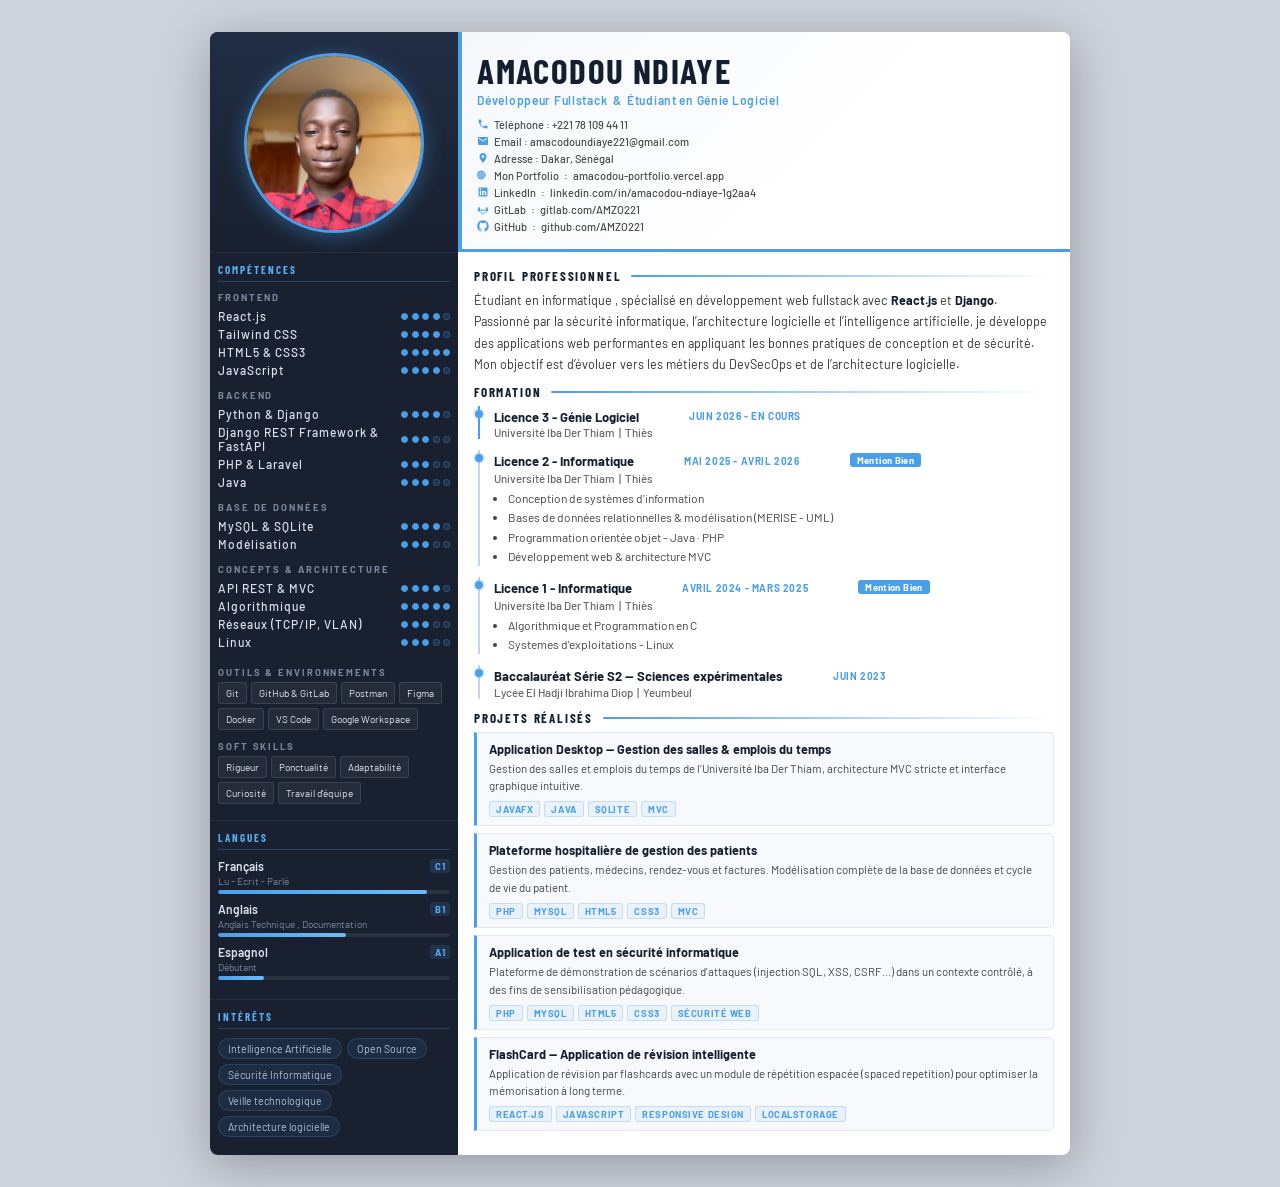
<file: index.html>
<!DOCTYPE html>
<html lang="fr">
<head>
  <meta charset="UTF-8">
  <meta name="viewport" content="width=device-width, initial-scale=1.0">
  <link rel="stylesheet" href="style.css">
  <title>CV — Amacodou Ndiaye</title>
</head>
<body>
<div class="cv-root">

  <!------------- SIDEBAR --------------- -->
  <div class="cv-sidebar">

    <div class="cv-photo-wrap">
      <div class="cv-photo">
        <img src="me_4.jpg" alt="Amacodou Ndiaye">
      </div>
    </div>

    <!-- Compétences techniques -->
    <div class="s-section">
      <div class="s-title">Compétences</div>

      <div class="skill-group">
        <div class="skill-group-name">Frontend</div>
        <div class="skill-row">
          <span class="skill-name">React.js</span>
          <div class="skill-dots">
            <span class="dot on"></span><span class="dot on"></span><span class="dot on"></span><span class="dot on"></span><span class="dot"></span>
          </div>
        </div>
        <div class="skill-row">
          <span class="skill-name">Tailwind CSS</span>
          <div class="skill-dots">
            <span class="dot on"></span><span class="dot on"></span><span class="dot on"></span><span class="dot on"></span><span class="dot"></span>
          </div>
        </div>
        <div class="skill-row">
          <span class="skill-name">HTML5 & CSS3</span>
          <div class="skill-dots">
            <span class="dot on"></span><span class="dot on"></span><span class="dot on"></span><span class="dot on"></span><span class="dot on"></span>
          </div>
        </div>
        <div class="skill-row">
          <span class="skill-name">JavaScript</span>
          <div class="skill-dots">
            <span class="dot on"></span><span class="dot on"></span><span class="dot on"></span><span class="dot on"></span><span class="dot"></span>
          </div>
        </div>
      </div>

      <div class="skill-group">
        <div class="skill-group-name">Backend</div>
        <div class="skill-row">
          <span class="skill-name">Python & Django</span>
          <div class="skill-dots">
            <span class="dot on"></span><span class="dot on"></span><span class="dot on"></span><span class="dot on"></span><span class="dot"></span>
          </div>
        </div>
        <div class="skill-row">
          <span class="skill-name">Django REST Framework & FastAPI</span>
          <div class="skill-dots">
            <span class="dot on"></span><span class="dot on"></span><span class="dot on"></span><span class="dot"></span><span class="dot"></span>
          </div>
        </div>
        <div class="skill-row">
          <span class="skill-name">PHP & Laravel</span>
          <div class="skill-dots">
            <span class="dot on"></span><span class="dot on"></span><span class="dot on"></span><span class="dot"></span><span class="dot"></span>
          </div>
        </div>
        <div class="skill-row">
          <span class="skill-name">Java</span>
          <div class="skill-dots">
            <span class="dot on"></span><span class="dot on"></span><span class="dot on"></span><span class="dot"></span><span class="dot"></span>
          </div>
        </div>
      </div>

      <div class="skill-group">
        <div class="skill-group-name">Base de données</div>
        <div class="skill-row">
          <span class="skill-name">MySQL & SQLite </span>
          <div class="skill-dots">
            <span class="dot on"></span><span class="dot on"></span><span class="dot on"></span><span class="dot on"></span><span class="dot"></span>
          </div>
        </div>
        <div class="skill-row">
          <span class="skill-name">Modélisation</span>
          <div class="skill-dots">
            <span class="dot on"></span><span class="dot on"></span><span class="dot on"></span><span class="dot"></span><span class="dot"></span>
          </div>
        </div>
      </div>

      <div class="skill-group">
        <div class="skill-group-name">Concepts &amp; Architecture</div>
        <div class="skill-row">
          <span class="skill-name">API REST & MVC</span>
          <div class="skill-dots">
            <span class="dot on"></span><span class="dot on"></span><span class="dot on"></span><span class="dot on"></span><span class="dot"></span>
          </div>
        </div>
        <div class="skill-row">
          <span class="skill-name">Algorithmique</span>
          <div class="skill-dots">
            <span class="dot on"></span><span class="dot on"></span><span class="dot on"></span><span class="dot on"></span><span class="dot on"></span>
          </div>
        </div>
        <div class="skill-row">
          <span class="skill-name">Réseaux (TCP/IP, VLAN)</span>
          <div class="skill-dots">
            <span class="dot on"></span><span class="dot on"></span><span class="dot on"></span><span class="dot"></span><span class="dot"></span>
          </div>
        </div>
        <div class="skill-row">
          <span class="skill-name">Linux</span>
          <div class="skill-dots">
            <span class="dot on"></span><span class="dot on"></span><span class="dot on"></span><span class="dot"></span><span class="dot"></span>
          </div>
        </div>
      </div>
      <div class="soft-skills">
        <div class="skill-group-name">Outils & Environnements</div>
        <div class="soft-tools">
          <span class="soft-tool">Git</span>
          <span class="soft-tool">GitHub & GitLab</span>
          <span class="soft-tool">Postman</span>
          <span class="soft-tool">Figma</span>
          <span class="soft-tool">Docker</span>
          <span class="soft-tool">VS Code</span>
          <span class="soft-tool">Google Workspace</span>
        </div>
      </div>

      <div class="soft-skills">
        <div class="skill-group-name">Soft Skills</div>
        <div class="soft-tags">
          <span class="soft-tag">Rigueur</span>
          <span class="soft-tag">Ponctualité</span>
          <span class="soft-tag">Adaptabilité</span>
          <span class="soft-tag">Curiosité</span>
          <span class="soft-tag">Travail d'équipe</span>
        </div>
      </div>
    </div>

    <!-- Langues -->
    <div class="s-section">
      <div class="s-title">Langues</div>
      <div class="lang-item">
        <div class="lang-name">Français <span>C1</span></div>
        <div class="lang-level">Lu - Ecrit - Parlé</div>
        <div class="lang-bar"><div class="lang-fill" style="width:90%"></div></div>
      </div>
      <div class="lang-item">
        <div class="lang-name">Anglais <span>B1</span></div>
        <div class="lang-level">Anglais Technique , Documentation</div>
        <div class="lang-bar"><div class="lang-fill" style="width:55%"></div></div>
      </div>
      <div class="lang-item">
        <div class="lang-name">Espagnol <span>A1</span></div>
        <div class="lang-level">Débutant</div>
        <div class="lang-bar"><div class="lang-fill" style="width:20%"></div></div>
      </div>
    </div>

    <!-- Centres d'intérêt -->
    <div class="s-section">
      <div class="s-title">Intérêts</div>
      <div class="interest-tags">
        <span class="interest-tag">Intelligence Artificielle</span>
        <span class="interest-tag">Open Source</span>
        <span class="interest-tag">Sécurité Informatique</span>
                <span class="interest-tag">Veille technologique</span>
        <span class="interest-tag">Architecture logicielle</span>
      </div>
    </div>

  </div>

  <!-- ═══════════ MAIN ═══════════ -->
  <div class="cv-main">

    <div class="cv-main-header">
      <div class="cv-fullname">AMACODOU NDIAYE</div>
      <div class="cv-title">Développeur Fullstack &nbsp;&&nbsp; Étudiant en Génie Logiciel</div>
      <div class="cv-contact-row">
        <div class="cv-contact-item">
          <svg viewBox="0 0 24 24"><path d="M6.6 10.8c1.4 2.8 3.8 5.1 6.6 6.6l2.2-2.2c.3-.3.7-.4 1-.2 1.1.4 2.3.6 3.6.6.6 0 1 .4 1 1V20c0 .6-.4 1-1 1-9.4 0-17-7.6-17-17 0-.6.4-1 1-1h3.5c.6 0 1 .4 1 1 0 1.3.2 2.5.6 3.6.1.3 0 .7-.2 1L6.6 10.8z"/></svg>
          Téléphone : +221 78 109 44 11
        </div>
        <div class="cv-contact-item">
          <svg viewBox="0 0 24 24"><path d="M20 4H4c-1.1 0-2 .9-2 2v12c0 1.1.9 2 2 2h16c1.1 0 2-.9 2-2V6c0-1.1-.9-2-2-2zm0 4l-8 5-8-5V6l8 5 8-5v2z"/></svg>
          Email : amacodoundiaye221@gmail.com
        </div>
        <div class="cv-contact-item">
          <svg viewBox="0 0 24 24"><path d="M12 2C8.13 2 5 5.13 5 9c0 5.25 7 13 7 13s7-7.75 7-13c0-3.87-3.13-7-7-7zm0 9.5c-1.38 0-2.5-1.12-2.5-2.5s1.12-2.5 2.5-2.5 2.5 1.12 2.5 2.5-1.12 2.5-2.5 2.5z"/></svg>
          Adresse : Dakar, Sénégal
        </div>
        <div class="cv-contact-item">
          <svg fill="#4a9fe8" width="164px" height="164px" viewBox="0 0 32 32" version="1.1" xmlns="http://www.w3.org/2000/svg" stroke="#4a9fe8"><g id="SVGRepo_bgCarrier" stroke-width="0"></g><g id="SVGRepo_tracerCarrier" stroke-linecap="round" stroke-linejoin="round"></g><g id="SVGRepo_iconCarrier"> <title>web</title> <path d="M0 15.656v-0.031c0.281-3.625 1.594-6.344 3.875-8.063 2.25-1.75 4.688-2.594 7.344-2.594 2.781-0.031 5.375 0.906 7.688 2.781 2.344 1.844 3.5 4.594 3.5 8.156v0.219c0 3.594-1.156 6.281-3.5 8.125-2.344 1.875-4.938 2.813-7.719 2.813h-0.125c-2.719-0.031-5.219-0.969-7.531-2.844-2.313-1.844-3.5-4.688-3.531-8.563zM10.531 10.75v-4.938h-0.75c-0.156 0.188-0.281 0.406-0.406 0.594s-0.25 0.375-0.375 0.594c-0.125 0.188-0.281 0.438-0.375 0.625-0.125 0.188-0.219 0.375-0.313 0.594-0.188 0.313-0.344 0.625-0.469 0.906-0.156 0.281-0.281 0.563-0.375 0.813 0.188 0.125 0.406 0.281 0.656 0.375 0.281 0.094 0.563 0.188 0.844 0.25 0.313 0.063 0.594 0.094 0.844 0.125 0.281 0.031 0.531 0.063 0.719 0.063zM11.844 5.813v4.906c0.156 0 0.344 0.031 0.531 0 0.188 0 0.406-0.031 0.594-0.063 0.344-0.063 0.75-0.156 1.063-0.25 0.344-0.125 0.656-0.281 0.875-0.469-0.375-0.906-0.781-1.625-1.188-2.313s-0.875-1.281-1.375-1.781v-0.031h-0.5zM8.469 6.094v-0.031c-0.219 0.094-0.438 0.25-0.688 0.344-0.219 0.094-0.5 0.219-0.719 0.344-0.438 0.219-0.875 0.469-1.313 0.75-0.406 0.281-0.813 0.594-1.156 0.906 0.125 0.125 0.281 0.25 0.406 0.344s0.281 0.219 0.438 0.344c0.125 0.063 0.281 0.156 0.438 0.281 0.156 0.094 0.344 0.219 0.531 0.344 0.25-0.563 0.5-1.156 0.813-1.688 0.313-0.563 0.656-1.094 1-1.563 0.031-0.063 0.063-0.125 0.125-0.188 0.031-0.031 0.063-0.125 0.125-0.188zM18.031 8.406v-0.031c-0.781-0.594-1.469-1.094-2.156-1.406s-1.375-0.625-2-0.875c0.5 0.5 0.938 1.125 1.219 1.719 0.313 0.625 0.625 1.281 0.875 1.906 0.125-0.063 0.281-0.125 0.469-0.25 0.156-0.094 0.375-0.188 0.563-0.281 0.188-0.125 0.344-0.25 0.531-0.375 0.188-0.156 0.375-0.281 0.5-0.406zM17.5 15.375h3.594c0-1.156-0.25-2.25-0.719-3.375-0.438-1.094-1.063-2-1.844-2.781v-0.031c-0.156 0.25-0.375 0.469-0.594 0.625-0.25 0.156-0.469 0.281-0.719 0.406-0.156 0.094-0.313 0.219-0.469 0.281-0.156 0.094-0.375 0.156-0.531 0.25 0.125 0.25 0.25 0.531 0.375 0.781 0.094 0.281 0.25 0.594 0.313 0.875 0.188 0.5 0.313 1.031 0.438 1.563 0.094 0.469 0.156 0.969 0.156 1.406zM6.188 10.75v-0.031c-0.25-0.125-0.531-0.219-0.75-0.344-0.219-0.156-0.438-0.313-0.625-0.438-0.188-0.094-0.375-0.219-0.531-0.344s-0.281-0.25-0.406-0.375c-0.813 0.781-1.406 1.656-1.781 2.688-0.406 1.031-0.688 2.188-0.813 3.438h3.844c0-0.875 0.125-1.719 0.344-2.563 0.188-0.875 0.469-1.531 0.719-2.031zM10.531 15.344v-3.594c-0.25 0.031-0.563 0.031-0.844 0-0.313-0.031-0.625-0.125-0.906-0.219-0.25-0.063-0.563-0.125-0.813-0.219-0.281-0.063-0.563-0.188-0.781-0.313-0.188 0.313-0.344 0.688-0.469 1.094-0.156 0.375-0.25 0.781-0.344 1.156-0.063 0.375-0.094 0.781-0.125 1.125s-0.063 0.688-0.063 0.969h4.344zM11.844 11.813v3.531h4.625c0-0.188 0-0.406-0.031-0.656-0.063-0.219-0.094-0.5-0.125-0.75-0.094-0.375-0.188-0.781-0.313-1.156-0.125-0.344-0.25-0.688-0.406-0.969-0.063-0.156-0.125-0.344-0.188-0.469-0.094-0.156-0.188-0.25-0.25-0.344-0.344 0.25-0.813 0.406-1.375 0.531-0.531 0.125-1.156 0.25-1.719 0.281h-0.219zM5.125 16.375h-3.844c0 0.531 0.094 1.125 0.25 1.844 0.156 0.75 0.469 1.438 0.813 2.188 0.156 0.375 0.344 0.75 0.531 1.125 0.219 0.344 0.469 0.719 0.719 1.063 0.188-0.125 0.375-0.219 0.531-0.313 0.188-0.094 0.406-0.219 0.594-0.313 0.219-0.094 0.438-0.188 0.688-0.313 0.219-0.094 0.5-0.219 0.781-0.344-0.25-0.781-0.531-1.531-0.719-2.375-0.219-0.813-0.344-1.625-0.344-2.531v-0.031zM10.531 20.031v-3.656h-4.344c0 0.25 0.031 0.625 0.094 1 0.031 0.375 0.125 0.781 0.188 1.188 0.125 0.438 0.219 0.875 0.344 1.25s0.25 0.688 0.375 0.969c0.563-0.219 1.125-0.375 1.5-0.469 0.406-0.125 0.781-0.219 1.156-0.25h0.344c0.125-0.031 0.25-0.031 0.344-0.031zM11.844 16.375v3.625c0.219 0.031 0.469 0.063 0.719 0.094 0.281 0.031 0.625 0.094 0.906 0.156l0.469 0.094c0.156 0.063 0.344 0.094 0.5 0.125 0.188 0.063 0.375 0.094 0.563 0.156 0.156 0.063 0.313 0.094 0.438 0.156 0.406-1.031 0.656-1.875 0.813-2.594 0.156-0.688 0.219-1.281 0.219-1.781v-0.031h-4.625zM21.094 16.406v-0.031h-3.594v0.188c-0.031 0.594-0.125 1.281-0.25 2-0.125 0.688-0.406 1.5-0.781 2.5 0.5 0.25 0.969 0.5 1.344 0.75s0.719 0.531 0.969 0.781c0.531-0.531 1-1.25 1.406-2.188 0.406-0.906 0.688-1.844 0.844-2.844 0.031-0.188 0.031-0.375 0.063-0.563v-0.594zM10.531 25.906v-4.875c-0.781 0.125-1.438 0.281-1.938 0.406s-0.875 0.25-1.125 0.375c0.188 0.469 0.375 0.875 0.563 1.25 0.188 0.344 0.406 0.719 0.594 1.031 0.063 0.125 0.188 0.25 0.281 0.406 0.094 0.125 0.156 0.281 0.25 0.406 0.094 0.156 0.188 0.344 0.281 0.531 0.125 0.156 0.219 0.344 0.344 0.469h0.75zM11.844 25.906h0.719c0.281-0.219 0.563-0.531 0.781-0.875 0.25-0.344 0.531-0.75 0.719-1.094 0.219-0.406 0.438-0.781 0.625-1.156s0.344-0.719 0.469-0.969c-0.344-0.125-0.813-0.25-1.281-0.375s-1.125-0.25-2.031-0.375v4.844zM18.031 23.344v-0.031c-0.063-0.094-0.188-0.219-0.281-0.313s-0.25-0.219-0.406-0.313c-0.125-0.094-0.281-0.188-0.469-0.281s-0.438-0.219-0.656-0.344c-0.125 0.25-0.344 0.688-0.656 1.281-0.281 0.594-0.781 1.313-1.406 2.094 0.781-0.125 1.469-0.406 2.094-0.781 0.688-0.344 1.281-0.813 1.781-1.313zM6.406 22.344v-0.031c-0.219 0.125-0.563 0.281-0.906 0.438-0.375 0.156-0.781 0.344-1.156 0.594 0.219 0.188 0.438 0.375 0.625 0.5 0.188 0.156 0.406 0.281 0.594 0.406 0.344 0.219 0.75 0.438 1.156 0.625s0.906 0.375 1.531 0.563c-0.219-0.25-0.375-0.563-0.531-0.813s-0.344-0.5-0.5-0.75-0.281-0.531-0.406-0.781c-0.156-0.25-0.281-0.5-0.406-0.75z"></path> </g></svg>
          <!-- <a href="https://amzo221.github.io/Mon-CV/HTML/index.html" target="_blank">Mon Portfolio</a> -->
           <a href="https://amacodou-portfolio.vercel.app" target="_blank">Mon Portfolio</a> : <a href="https://amacodou-portfolio.vercel.app" target="_blank">amacodou-portfolio.vercel.app</a>
        </div>
        <div class="cv-contact-item">
          <svg viewBox="0 0 24 24"><path d="M19 3a2 2 0 0 1 2 2v14a2 2 0 0 1-2 2H5a2 2 0 0 1-2-2V5a2 2 0 0 1 2-2h14m-.5 15.5v-5.3a3.26 3.26 0 0 0-3.26-3.26c-.85 0-1.84.52-2.32 1.3v-1.11h-2.79v8.37h2.79v-4.93c0-.77.62-1.4 1.39-1.4a1.4 1.4 0 0 1 1.4 1.4v4.93h2.79M6.88 8.56a1.68 1.68 0 0 0 1.68-1.68c0-.93-.75-1.69-1.68-1.69a1.69 1.69 0 0 0-1.69 1.69c0 .93.76 1.68 1.69 1.68m1.39 9.94v-8.37H5.5v8.37h2.77z"/></svg>
          <a href="https://www.linkedin.com/in/amacodou-ndiaye-5a5797388" target="_blank">LinkedIn</a> : <a href="https://www.linkedin.com/in/amacodou-ndiaye-5a5797388" target="_blank">linkedin.com/in/amacodou-ndiaye-1g2aa4</a> 
        </div>
        <div class="cv-contact-item">
          <svg viewBox="0 0 24 24">
            <path d="M22.65 14.39 20.6 8.06a.82.82 0 0 0-1.56 0l-1.73 5.33H6.69L4.96 8.06a.82.82 0 0 0-1.56 0L1.35 14.4a1.04 1.04 0 0 0 .38 1.16l10.27 7.47 10.27-7.47a1.04 1.04 0 0 0 .38-1.17zM12 21.3l-7.9-5.74h15.8L12 21.3z"/>
          </svg>
          <a href="https://gitlab.com/AMZO221" target="_blank">GitLab</a> : <a href="https://gitlab.com/AMZO221" target="_blank">gitlab.com/AMZO221</a>
        </div>
        <div class="cv-contact-item">
          <svg viewBox="0 0 24 24">
            <path d="M12 .5a11.5 11.5 0 0 0-3.64 22.42c.58.1.79-.25.79-.56v-2.02c-3.22.7-3.9-1.55-3.9-1.55-.53-1.35-1.3-1.7-1.3-1.7-1.06-.73.08-.72.08-.72 1.17.08 1.78 1.2 1.78 1.2 1.04 1.78 2.72 1.26 3.38.96.1-.75.4-1.26.73-1.55-2.57-.29-5.27-1.28-5.27-5.72 0-1.27.45-2.3 1.2-3.11-.12-.29-.52-1.45.12-3.02 0 0 .98-.31 3.2 1.19a11.1 11.1 0 0 1 5.82 0c2.22-1.5 3.2-1.19 3.2-1.19.64 1.57.24 2.73.12 3.02.75.81 1.2 1.84 1.2 3.11 0 4.45-2.7 5.43-5.28 5.71.41.35.78 1.04.78 2.1v3.12c0 .31.21.67.8.56A11.5 11.5 0 0 0 12 .5z"/>
          </svg>
          <a href="https://github.com/AMZO221" target="_blank">GitHub</a> : <a href="https://github.com/AMZO221" target="_blank">github.com/AMZO221</a>
        </div>
      </div>
    </div>

    <div class="cv-main-body">

      <!-- Profil -->
      <div class="m-section">
        <div class="m-title">Profil professionnel</div>
        <div class="profil-text">
          Étudiant en informatique , spécialisé en développement web fullstack avec <strong>React.js</strong> et <strong>Django</strong>. Passionné par la sécurité informatique, l’architecture logicielle et l’intelligence artificielle, je développe des applications web performantes en appliquant les bonnes pratiques de conception et de sécurité. Mon objectif est d’évoluer vers les métiers du DevSecOps et de l’architecture logicielle.
        </div>
      </div>

      <!-- Formation -->
      <div class="m-section">
        <div class="m-title">Formation</div>
        <div class="edu-timeline">
          <div class="edu-item">
            <div class="form-mention">
              <div class="edu-degree">Licence 3 - Génie Logiciel</div>
              <!-- <span class="edu-mention">Mention Bien</span> -->
               <div class="edu-date">juin 2026 - En Cours</div>
            </div>
            <div class="edu-school">Université Iba Der Thiam &nbsp;|&nbsp; Thiès</div>
            <ul class="edu-bullets">
              <!-- <li>Conception de systèmes d'information</li> -->
              <!-- <li>Bases de données relationnelles &amp; modélisation (MERISE - UML) </li> -->
            </ul>
          </div>
          <div class="edu-item">
            <div class="form-mention">
              <div class="edu-degree">Licence 2 - Informatique</div>
              <div class="edu-date">Mai 2025 - Avril 2026</div>
              <span class="edu-mention">Mention Bien</span>
            </div>
            <div class="edu-school">Université Iba Der Thiam &nbsp;|&nbsp; Thiès</div>
            <ul class="edu-bullets">
              <li>Conception de systèmes d'information</li>
              <li>Bases de données relationnelles &amp; modélisation (MERISE - UML) </li>
              <li>Programmation orientée objet - Java · PHP</li>
              <li>Développement web &amp; architecture MVC</li>
            </ul>
          </div>

          <div class="edu-item">
            <div class="form-mention">
              <div class="edu-degree">Licence 1 - Informatique</div>
              <div class="edu-date">Avril 2024 - Mars 2025</div>
              <span class="edu-mention">Mention Bien</span>
            </div>
            <div class="edu-school">Université Iba Der Thiam &nbsp;|&nbsp; Thiès</div>
            <ul class="edu-bullets">
              <li>Algorithmique et Programmation en C</li>
              <li>Systemes d'exploitations - Linux</li>
            </ul>
          </div>

          <div class="edu-item">
            <div class="form-mention">
              <div class="edu-degree">Baccalauréat Série S2 — Sciences expérimentales</div>
              <div class="edu-date">Juin 2023</div>
              <!-- <span class="edu-mention">Mention Bien</span> -->
            </div>
            <div class="edu-school">Lycée El Hadji Ibrahima Diop &nbsp;|&nbsp; Yeumbeul</div>
          </div>

        </div>
      </div>

      <!-- Projets -->
      <div class="m-section">
        <div class="m-title">Projets réalisés</div>

        <div class="proj-card">
          <div class="proj-card-title">Application Desktop — Gestion des salles &amp; emplois du temps</div>
          <div class="proj-card-desc">Gestion des salles et emplois du temps de l'Université Iba Der Thiam, architecture MVC stricte et interface graphique intuitive.</div>
          <div class="proj-tags">
            <span class="proj-tag">JavaFX</span>
            <span class="proj-tag">Java</span>
            <span class="proj-tag">SQLite</span>
            <span class="proj-tag">MVC</span>
          </div>
        </div>

        <div class="proj-card">
          <div class="proj-card-title">Plateforme hospitalière de gestion des patients</div>
          <div class="proj-card-desc">Gestion des patients, médecins, rendez-vous et factures. Modélisation complète de la base de données et cycle de vie du patient.</div>
          <div class="proj-tags">
            <span class="proj-tag">PHP</span>
            <span class="proj-tag">MySQL</span>
            <span class="proj-tag">HTML5</span>
            <span class="proj-tag">CSS3</span>
            <span class="proj-tag">MVC</span>
          </div>
        </div>

        <div class="proj-card">
          <div class="proj-card-title">Application de test en sécurité informatique</div>
          <div class="proj-card-desc">Plateforme de démonstration de scénarios d'attaques (injection SQL, XSS, CSRF…) dans un contexte contrôlé, à des fins de sensibilisation pédagogique.</div>
          <div class="proj-tags">
            <span class="proj-tag">PHP</span>
            <span class="proj-tag">MySQL</span>
            <span class="proj-tag">HTML5</span>
            <span class="proj-tag">CSS3</span>
            <span class="proj-tag">Sécurité web</span>
          </div>
        </div>

        <div class="proj-card">
          <div class="proj-card-title">FlashCard — Application de révision intelligente</div>
          <div class="proj-card-desc">Application de révision par flashcards avec un module de répétition espacée (spaced repetition) pour optimiser la mémorisation à long terme.</div>
          <div class="proj-tags">
            <span class="proj-tag">React.js</span>
            <span class="proj-tag">JavaScript</span>
            <span class="proj-tag">Responsive Design</span>
            <span class="proj-tag">LocalStorage</span>
          </div>
        </div>

      </div>

    </div>
  </div>

</div>
</body>
</html>
</file>
<file: style.css>
@import url('https://fonts.googleapis.com/css2?family=Barlow:wght@300;400;500;600;700&family=Barlow+Condensed:wght@600;700&display=swap');

* { box-sizing: border-box; margin: 0; padding: 0; }

body {
    font-family: 'Barlow', sans-serif;
    background: #cdd2dc;
    display: flex;
    justify-content: center;
    align-items: flex-start;
    min-height: 100vh;
    padding: 2rem 1rem;
}

.cv-root {
    display: grid;
    grid-template-columns: 248px 1fr;
    width: 860px;
    height: 1123px; /* A4 exact */
    overflow: hidden;
    box-shadow: 0 10px 50px rgba(0,0,0,0.28);
    border-radius: 8px;
}

/* ═══════════════════════════════
   SIDEBAR
═══════════════════════════════ */
.cv-sidebar {
    background: #19202f;
    color: #e8eaf0;
    display: flex;
    flex-direction: column;
    height: 100%;
    overflow: hidden;
}

/* ── Photo ── */
.cv-photo-wrap {
    display: flex;
    justify-content: center;
    padding: 1.3rem 1rem 1.2rem;
    background: linear-gradient(180deg, #212d44 0%, #19202f 100%);
    flex-shrink: 0;
}

.cv-photo {
    width: 180px;
    height: 180px;
    border-radius: 50%;
    border: 3px solid #4a9fe8;
    overflow: hidden;
    box-shadow: 0 4px 20px rgba(74,159,232,0.4);
    flex-shrink: 0;
}

/* Centrage propre sans hack margin */
.cv-photo img {
    width: 100%;
    /* height: 100%; */
    object-fit: cover;
    object-position: center;
    margin-top:-20px;
    display: block;
}

.s-section {
    padding: 0.65rem 0.5rem;
    border-top: 1px solid rgba(255,255,255,0.06);
    flex-shrink: 0;
}

.s-title {
    font-family: 'Barlow Condensed', sans-serif;
    font-size: 11px;
    font-weight: 700;
    letter-spacing: 0.18em;
    text-transform: uppercase;
    color: #5aadf0;
    padding-bottom: 5px;
    margin-bottom: 9px;
    border-bottom: 1.5px solid rgba(74,159,232,0.3);
}

/* ── Compétences ── */
.skill-group { 
    margin-bottom: 10px; 
}

.skill-group-name {
    font-size: 9.5px;
    font-weight: 700;
    color: #7a88a0;
    text-transform: uppercase;
    letter-spacing: 0.2em;
    margin-bottom: 4px;
}

.skill-row {
    display: flex;
    align-items: center;
    justify-content: space-between;
    padding: 2px 0;
}

.skill-name {
    font-size: 12px;
    font-weight: 500;
    color: #dce1ed;
    letter-spacing: 1px;
}

.skill-dots { 
    display: flex;
     gap: 3.5px; 
}

.dot {
    width: 7px;
    height: 7px;
    border-radius: 50%;
    background: rgba(74,159,232,0.15);
    border: 1px solid rgba(74,159,232,0.28);
}
.dot.on {
    background: #4a9fe8;
    border-color: #4a9fe8;
}

/* ── Soft skills ── */
.soft-skills { 
    /* margin-top: 1px;  */
    padding : 5px 0px 0px 0px
}

.soft-tags , .soft-tools{
    display: flex;
    flex-wrap: wrap;
    gap: 4px;
    margin-top: 4px;
    padding-bottom : 5px;
}

.soft-tag , .soft-tool{
    font-size: 10px;
    color: #e2e5eb;
    background: rgba(255,255,255,0.05);
    border: 1px solid rgba(255,255,255,0.1);
    border-radius: 3px;
    padding: 4px 7px;
}


/* ── Langues ── */
.lang-item { margin-bottom: 8px; }

.lang-name {
    font-size: 12px;
    font-weight: 600;
    color: #dce1ed;
    display: flex;
    justify-content: space-between;
    align-items: center;
    margin-bottom: 2px;
}

.lang-name span {
    font-size: 9.5px;
    color: #5aadf0;
    font-weight: 700;
    background: rgba(74,159,232,0.15);
    padding: 1px 5px;
    border-radius: 3px;
    letter-spacing: 0.04em;
}

.lang-level { font-size: 10px; color: #7a88a0; margin-bottom: 3px; }

.lang-bar {
    height: 4px;
    background: rgba(255,255,255,0.08);
    border-radius: 2px;
    overflow: hidden;
}
.lang-fill {
    height: 100%;
    background: linear-gradient(90deg, #4a9fe8, #6bbdf8);
    border-radius: 2px;
}

/* ── Intérêts ── */
.interest-tags { display: flex; flex-wrap: wrap; gap: 5px; }

.interest-tag {
    font-size: 10.5px;
    color: #b8c0d4;
    background: rgba(74,159,232,0.1);
    border: 1px solid rgba(74,159,232,0.2);
    border-radius: 12px;
    padding: 3px 9px;
}

/* ═══════════════════════════════
   MAIN
═══════════════════════════════ */
.cv-main {
    background: #ffffff;
    display: flex;
    flex-direction: column;
    height: 100%;
    overflow: hidden;
}

/* ── Header ── */
.cv-main-header {
    padding: 1.3rem 1.2rem 1rem;
    background: linear-gradient(135deg, #f5f7fb 0%, #ffffff 60%);
    border-bottom: 3px solid #4a9fe8;
    position: relative;
    flex-shrink: 0;
}

.cv-main-header::before {
    content: '';
    position: absolute;
    top: 0; left: 0;
    width: 4px;
    height: 100%;
    background: #4a9fe8;
}

.cv-fullname {
    font-family: 'Barlow Condensed', sans-serif;
    font-size: 35px;
    font-weight: 700;
    color: #151e2e;
    letter-spacing: 0.04em;
    text-transform: uppercase;
    line-height: 1.0;
}

.cv-title {
    font-size: 12px;
    font-weight: 600;
    color: #4a9fe8;
    margin-top: 5px;
    margin-bottom: 11px;
    letter-spacing: 0.06em;
}

.cv-contact-row {
    display: flex;
    /* flex-wrap: wrap; */
    flex-direction: column;
    gap: 4px 14px;
}

.cv-contact-item {
    font-size: 11px;
    color: #4a4a4a;
    font-weight: 500;
    display: flex;
    align-items: center;
    gap: 5px;
}
.cv-contact-item:hover{
    color: #4a9fe8;
}
.cv-contact-item svg {
    width: 12px;
    height: 12px;
    fill: #4a9fe8;
    flex-shrink: 0;
}
.cv-contact-item a{
    color : #4a4a4a;
    text-decoration: none;
}
.cv-contact-item a:hover{
    color: #4a9fe8;
}
/* ── Body ── */
.cv-main-body {
    padding: 1rem 1rem;
    flex: 1;
    overflow-y: hidden;
}

.m-section { 
    margin-bottom: 0.5rem; 
}

.m-title {
    font-family: 'Barlow Condensed', sans-serif;
    font-size: 13px;
    font-weight: 700;
    letter-spacing: 0.14em;
    text-transform: uppercase;
    color: #151e2e;
    padding-bottom: 4px;
    margin-bottom: 2px;
    display: flex;
    align-items: center;
    gap: 10px;
}
.m-title::after {
    content: '';
    flex: 1;
    height: 2px;
    background: linear-gradient(90deg, #4a9fe8 0%, rgba(74,159,232,0) 100%);
    border-radius: 1px;
}

/* ── Profil ── */
.profil-text {
    font-size: 12.5px;
    color: #333;
    line-height: 1.72;
}
.profil-text strong { color: #151e2e; }

/* ── Formation ── */
.edu-timeline { padding-left: 4px; }

.edu-item {
    margin-bottom: 11px;
    padding-left: 14px;
    border-left: 2px solid #c5d6ee;
    position: relative;
}

.edu-item::before {
    content: '';
    position: absolute;
    left: -5px;
    top: 4px;
    width: 8px;
    height: 8px;
    border-radius: 50%;
    background: #4a9fe8;
    box-shadow: 0 0 0 2px rgba(74,159,232,0.2);
}

.edu-item:first-child { border-color: #4a9fe8; }

.form-mention{
    display : inline-flex ;
    align-items : center;
    justify-content : space-between;
    gap : 50px;
}
.edu-date {
    font-size: 10px;
    color: #4a9fe8;
    font-weight: 700;
    letter-spacing: 0.06em;
    text-transform: uppercase;
    margin-bottom: 1px;
}

.edu-degree {
    font-size: 13px;
    font-weight: 700;
    color: #151e2e;
    line-height: 1.25;
}

.edu-school {
    font-size: 11.5px;
    color: #666;
    font-weight: 500;
    margin-bottom: 4px;
}

.edu-mention {
    display: inline-block;
    font-size: 9.5px;
    font-weight: 700;
    color: #fff;
    background: #4a9fe8;
    border-radius: 3px;
    padding: 1px 7px;
    margin: 2px 0 4px;
    letter-spacing: 0.04em;
}

.edu-bullets { padding-left: 14px; margin-top: 3px; }
.edu-bullets li {
    font-size: 12px;
    color: #444;
    line-height: 1.6;
    list-style: disc;
}

/* ── Projets ── */
.proj-card {
    background: #f7f9fc;
    border: 1px solid #e2e8f2;
    border-left: 3px solid #4a9fe8;
    border-radius: 0 5px 5px 0;
    padding: 8px 12px;
    margin-bottom: 7px;
}

.proj-card-title {
    font-size: 12.5px;
    font-weight: 700;
    color: #151e2e;
    margin-bottom: 3px;
}

.proj-card-desc {
    font-size: 11.5px;
    color: #444;
    line-height: 1.55;
    margin-bottom: 6px;
}

.proj-tags { display: flex; flex-wrap: wrap; gap: 4px; }

.proj-tag {
    font-size: 9.5px;
    font-weight: 700;
    color: #4a9fe8;
    background: rgba(74,159,232,0.08);
    border: 1px solid rgba(74,159,232,0.25);
    border-radius: 3px;
    padding: 1px 6px;
    text-transform: uppercase;
    letter-spacing: 0.06em;
}

/* ═══════════════════════════════
   IMPRESSION PDF
═══════════════════════════════ */
@media print {
    * {
        -webkit-print-color-adjust: exact !important;
        print-color-adjust: exact !important;
    }
    body {
        background: white;
        padding: 0;
        margin: 0;
    }
    .cv-root {
        box-shadow: none;
        border-radius: 0;
        width: 100%;
        height: 100vh;
    }
    @page {
        margin: 0;
        size: A4 portrait;
    }
}
</file>
